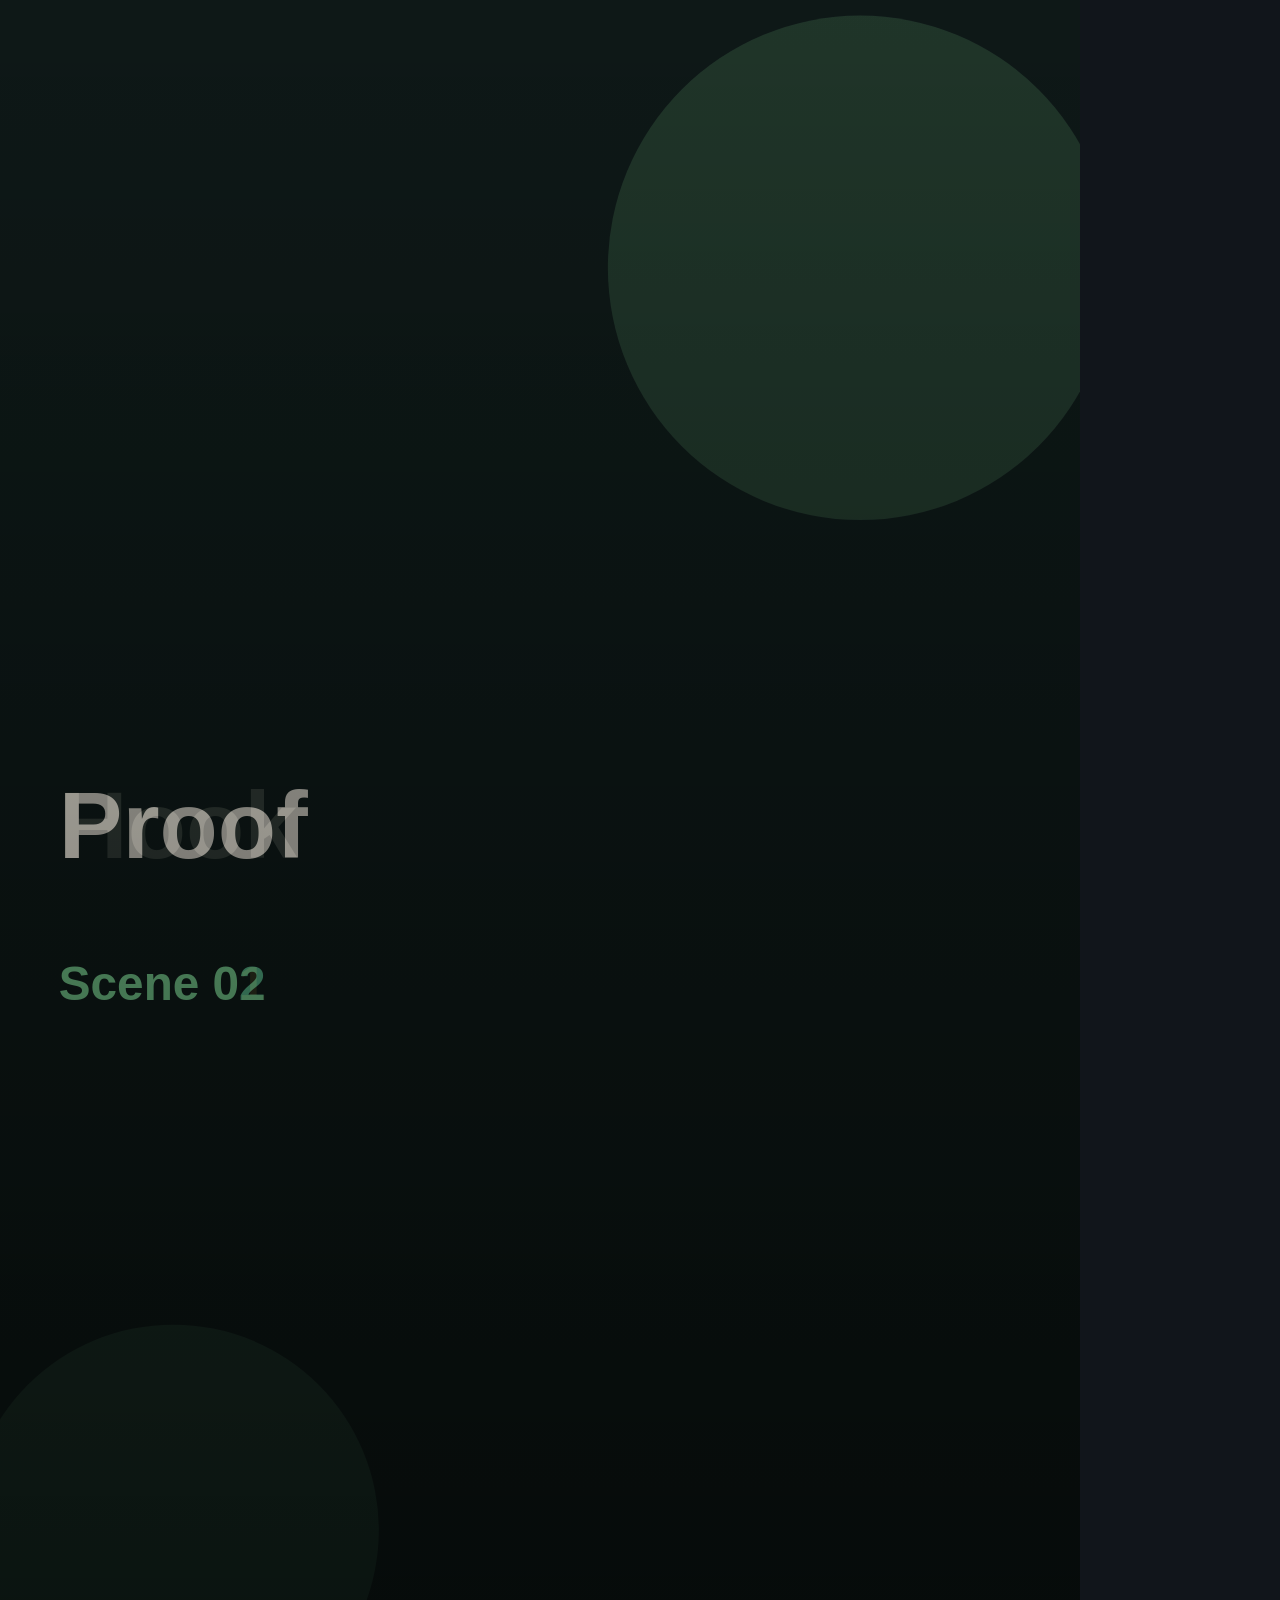
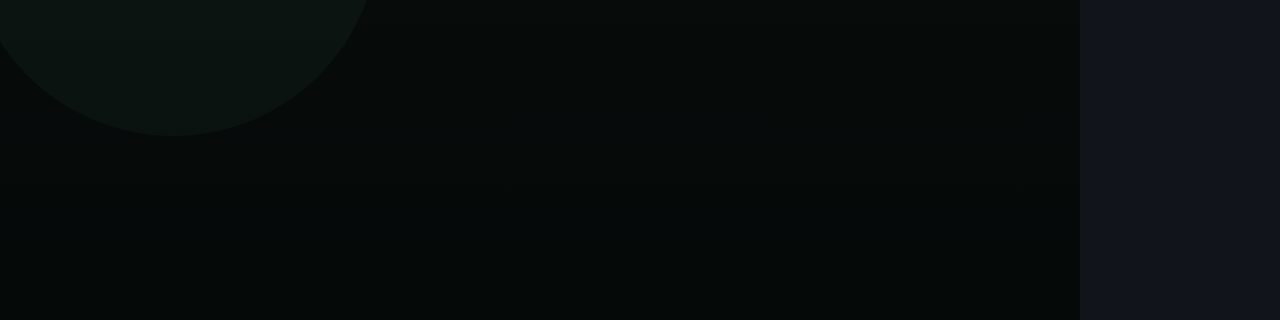
<file: bridge-jobs/20260628-054612-codex-ui-smoke/hyperframes/index.html>
<!doctype html>
<html lang="en">
<head>
  <meta charset="utf-8">
  <title>Codex UI Smoke</title>
  <style>
    body { margin: 0; background: #11151b; color: #f8f4e8; font-family: Arial, sans-serif; }
    [data-composition-id="root"] { position: relative; width: 1080px; height: 1920px; overflow: hidden; background: #11151b; }
    .clip { position: absolute; inset: 0; overflow: hidden; }
    .scene-image { position: absolute; inset: 0; width: 100%; height: 100%; object-fit: cover; filter: saturate(1.08) contrast(1.05); }
    .vignette { position: absolute; inset: 0; background: linear-gradient(180deg, rgba(0,0,0,.08), rgba(0,0,0,.62)); }
    .scene-copy { position: absolute; left: 72px; right: 72px; bottom: 118px; display: flex; flex-direction: column; gap: 18px; }
    .kicker { color: #f0c35a; font-size: 28px; font-weight: 800; text-transform: uppercase; }
    h1 { margin: 0; max-width: 920px; color: #fffaf0; font-size: 86px; line-height: 1.02; font-weight: 900; }
    p { margin: 0; max-width: 880px; color: #f1ead9; font-size: 36px; line-height: 1.24; font-weight: 700; }
  </style>
  <script src="https://cdn.jsdelivr.net/npm/gsap@3.14.2/dist/gsap.min.js"></script>
</head>
<body>
  <div data-composition-id="root" data-start="0" data-duration="6.400" data-width="1080" data-height="1920">
    
      <section id="scene-001" class="clip scene" data-start="0.000" data-duration="3.200" data-track-index="1">
        <img class="scene-image" src="assets/001-scene-01.svg" crossorigin="anonymous" alt="">
        <div class="vignette"></div>
        <div class="scene-copy">
          <div class="kicker">Scene 01 · zoom-in</div>
          <h1>Hook</h1>
          <p>Opening line</p>
        </div>
      </section>
      <section id="scene-002" class="clip scene" data-start="3.200" data-duration="3.200" data-track-index="1">
        <img class="scene-image" src="assets/002-scene-02.svg" crossorigin="anonymous" alt="">
        <div class="vignette"></div>
        <div class="scene-copy">
          <div class="kicker">Scene 02 · pan-left-right</div>
          <h1>Proof</h1>
          <p>Proof line</p>
        </div>
      </section>
    <script>
      window.__timelines = window.__timelines || {};
      const tl = gsap.timeline({ paused: true });
      
      tl.from("#scene-001 .scene-image", { scale: 1.06, opacity: 0.72, duration: 0.65, ease: "power2.out" }, 0.100);
      tl.from("#scene-001 .kicker", { y: 24, opacity: 0, duration: 0.45, ease: "expo.out" }, 0.250);
      tl.from("#scene-001 h1", { y: 38, opacity: 0, duration: 0.6, ease: "power3.out" }, 0.380);
      tl.from("#scene-001 p", { y: 28, opacity: 0, duration: 0.5, ease: "sine.out" }, 0.550);
      tl.from("#scene-002 .scene-image", { scale: 1.06, opacity: 0.72, duration: 0.65, ease: "power2.out" }, 3.300);
      tl.from("#scene-002 .kicker", { y: 24, opacity: 0, duration: 0.45, ease: "expo.out" }, 3.450);
      tl.from("#scene-002 h1", { y: 38, opacity: 0, duration: 0.6, ease: "power3.out" }, 3.580);
      tl.from("#scene-002 p", { y: 28, opacity: 0, duration: 0.5, ease: "sine.out" }, 3.750);
      window.__timelines["root"] = tl;
    </script>
  </div>
</body>
</html>
</file>
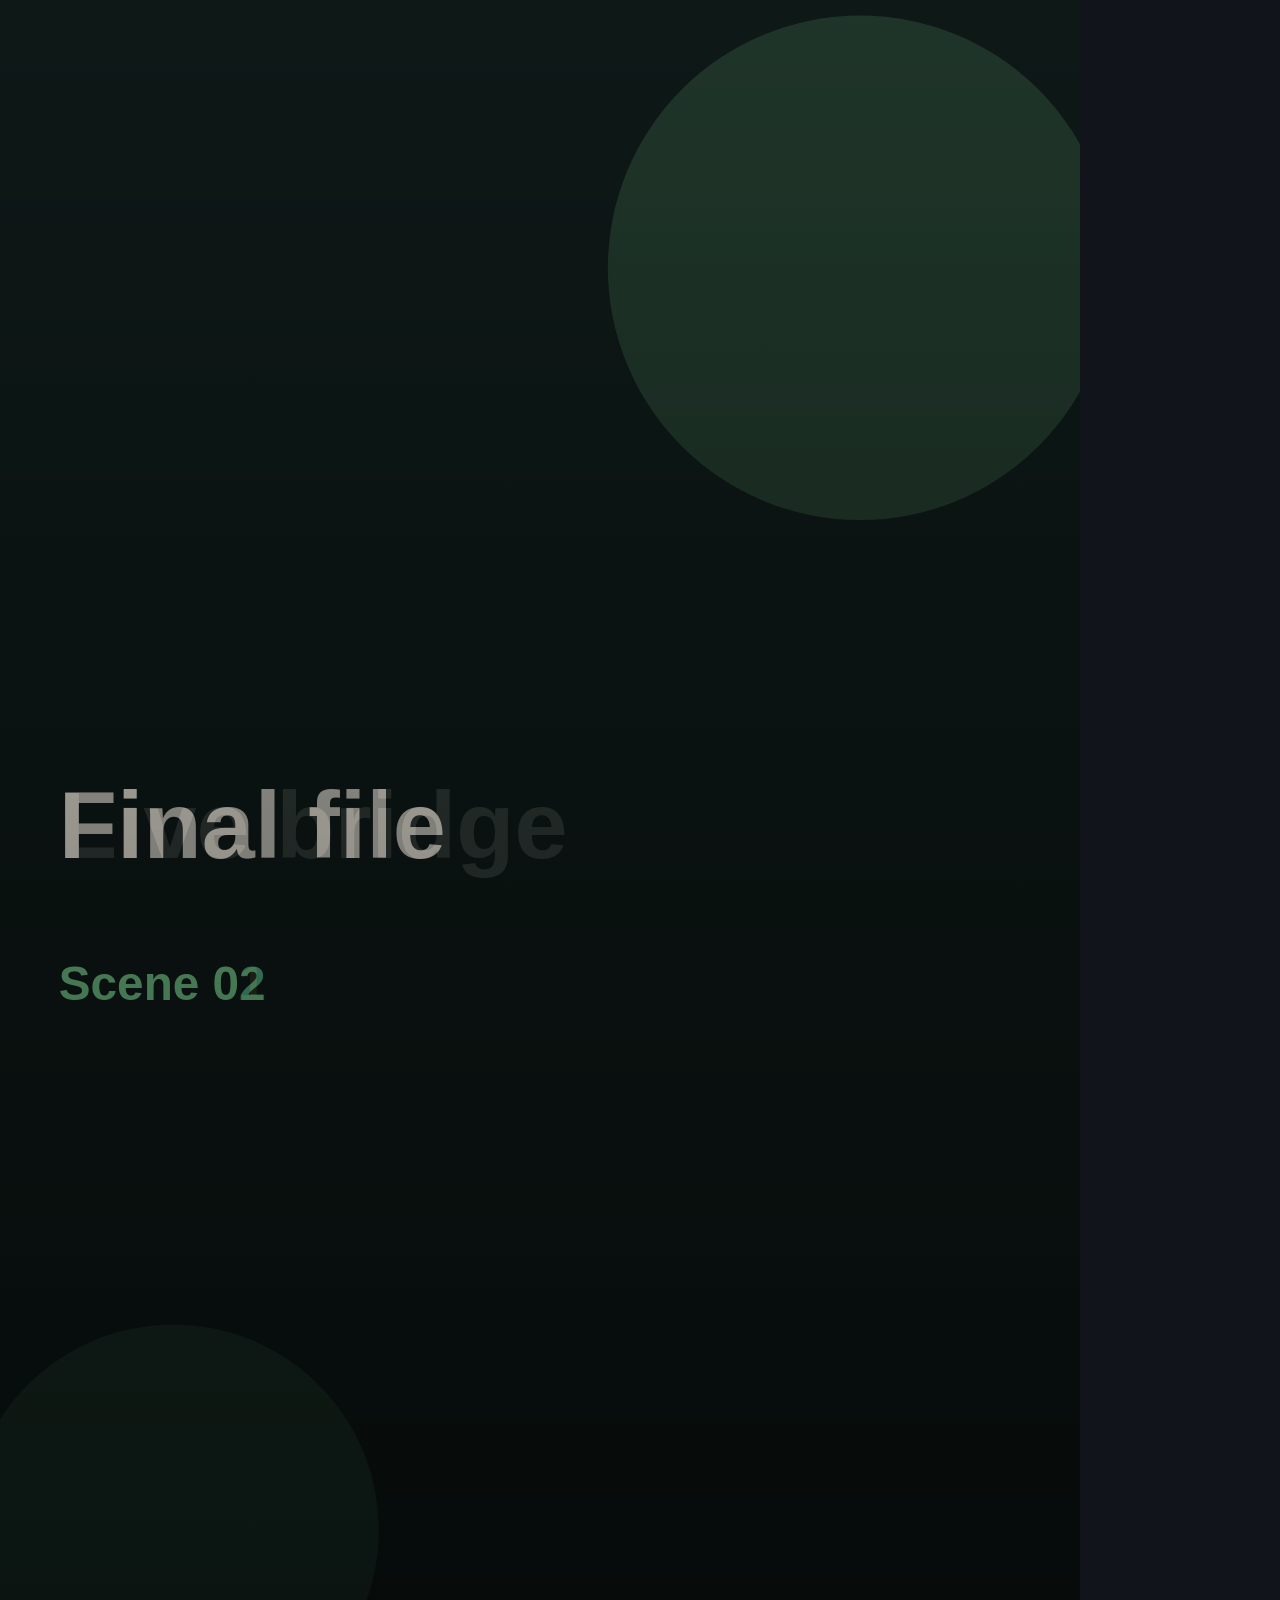
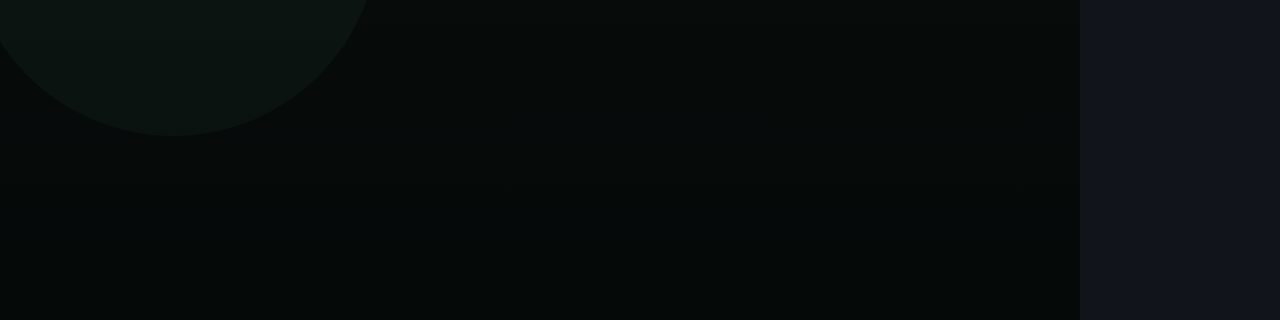
<file: bridge-jobs/20260628-060834-codex-live-render-smoke/hyperframes/index.html>
<!doctype html>
<html lang="en">
<head>
  <meta charset="utf-8">
  <title>Codex Live Render Smoke</title>
  <style>
    body { margin: 0; background: #11151b; color: #f8f4e8; font-family: Arial, sans-serif; }
    [data-composition-id="root"] { position: relative; width: 1080px; height: 1920px; overflow: hidden; background: #11151b; }
    .clip { position: absolute; inset: 0; overflow: hidden; }
    .scene-image { position: absolute; inset: 0; width: 100%; height: 100%; object-fit: cover; filter: saturate(1.08) contrast(1.05); }
    .vignette { position: absolute; inset: 0; background: linear-gradient(180deg, rgba(0,0,0,.08), rgba(0,0,0,.62)); }
    .scene-copy { position: absolute; left: 72px; right: 72px; bottom: 118px; display: flex; flex-direction: column; gap: 18px; }
    .kicker { color: #f0c35a; font-size: 28px; font-weight: 800; text-transform: uppercase; }
    h1 { margin: 0; max-width: 920px; color: #fffaf0; font-size: 86px; line-height: 1.02; font-weight: 900; }
    p { margin: 0; max-width: 880px; color: #f1ead9; font-size: 36px; line-height: 1.24; font-weight: 700; }
  </style>
  <script src="https://cdn.jsdelivr.net/npm/gsap@3.14.2/dist/gsap.min.js"></script>
</head>
<body>
  <div data-composition-id="root" data-start="0" data-duration="2.000" data-width="1080" data-height="1920">
    
      <section id="scene-001" class="clip scene" data-start="0.000" data-duration="1.000" data-track-index="1">
        <img class="scene-image" src="assets/001-scene-001.svg" crossorigin="anonymous" alt="">
        <div class="vignette"></div>
        <div class="scene-copy">
          <div class="kicker">Scene 01 · slow push in</div>
          <h1>Live bridge</h1>
          <p>The bridge is now rendering a real video.</p>
        </div>
      </section>
      <section id="scene-002" class="clip scene" data-start="1.000" data-duration="1.000" data-track-index="1">
        <img class="scene-image" src="assets/002-scene-002.svg" crossorigin="anonymous" alt="">
        <div class="vignette"></div>
        <div class="scene-copy">
          <div class="kicker">Scene 02 · slow zoom out</div>
          <h1>Final file</h1>
          <p>The output returns to the same job folder.</p>
        </div>
      </section>
    <script>
      window.__timelines = window.__timelines || {};
      const tl = gsap.timeline({ paused: true });
      
      tl.from("#scene-001 .scene-image", { scale: 1.06, opacity: 0.72, duration: 0.65, ease: "power2.out" }, 0.100);
      tl.from("#scene-001 .kicker", { y: 24, opacity: 0, duration: 0.45, ease: "expo.out" }, 0.250);
      tl.from("#scene-001 h1", { y: 38, opacity: 0, duration: 0.6, ease: "power3.out" }, 0.380);
      tl.from("#scene-001 p", { y: 28, opacity: 0, duration: 0.5, ease: "sine.out" }, 0.550);
      tl.from("#scene-002 .scene-image", { scale: 1.06, opacity: 0.72, duration: 0.65, ease: "power2.out" }, 1.100);
      tl.from("#scene-002 .kicker", { y: 24, opacity: 0, duration: 0.45, ease: "expo.out" }, 1.250);
      tl.from("#scene-002 h1", { y: 38, opacity: 0, duration: 0.6, ease: "power3.out" }, 1.380);
      tl.from("#scene-002 p", { y: 28, opacity: 0, duration: 0.5, ease: "sine.out" }, 1.550);
      window.__timelines["root"] = tl;
    </script>
  </div>
</body>
</html>
</file>
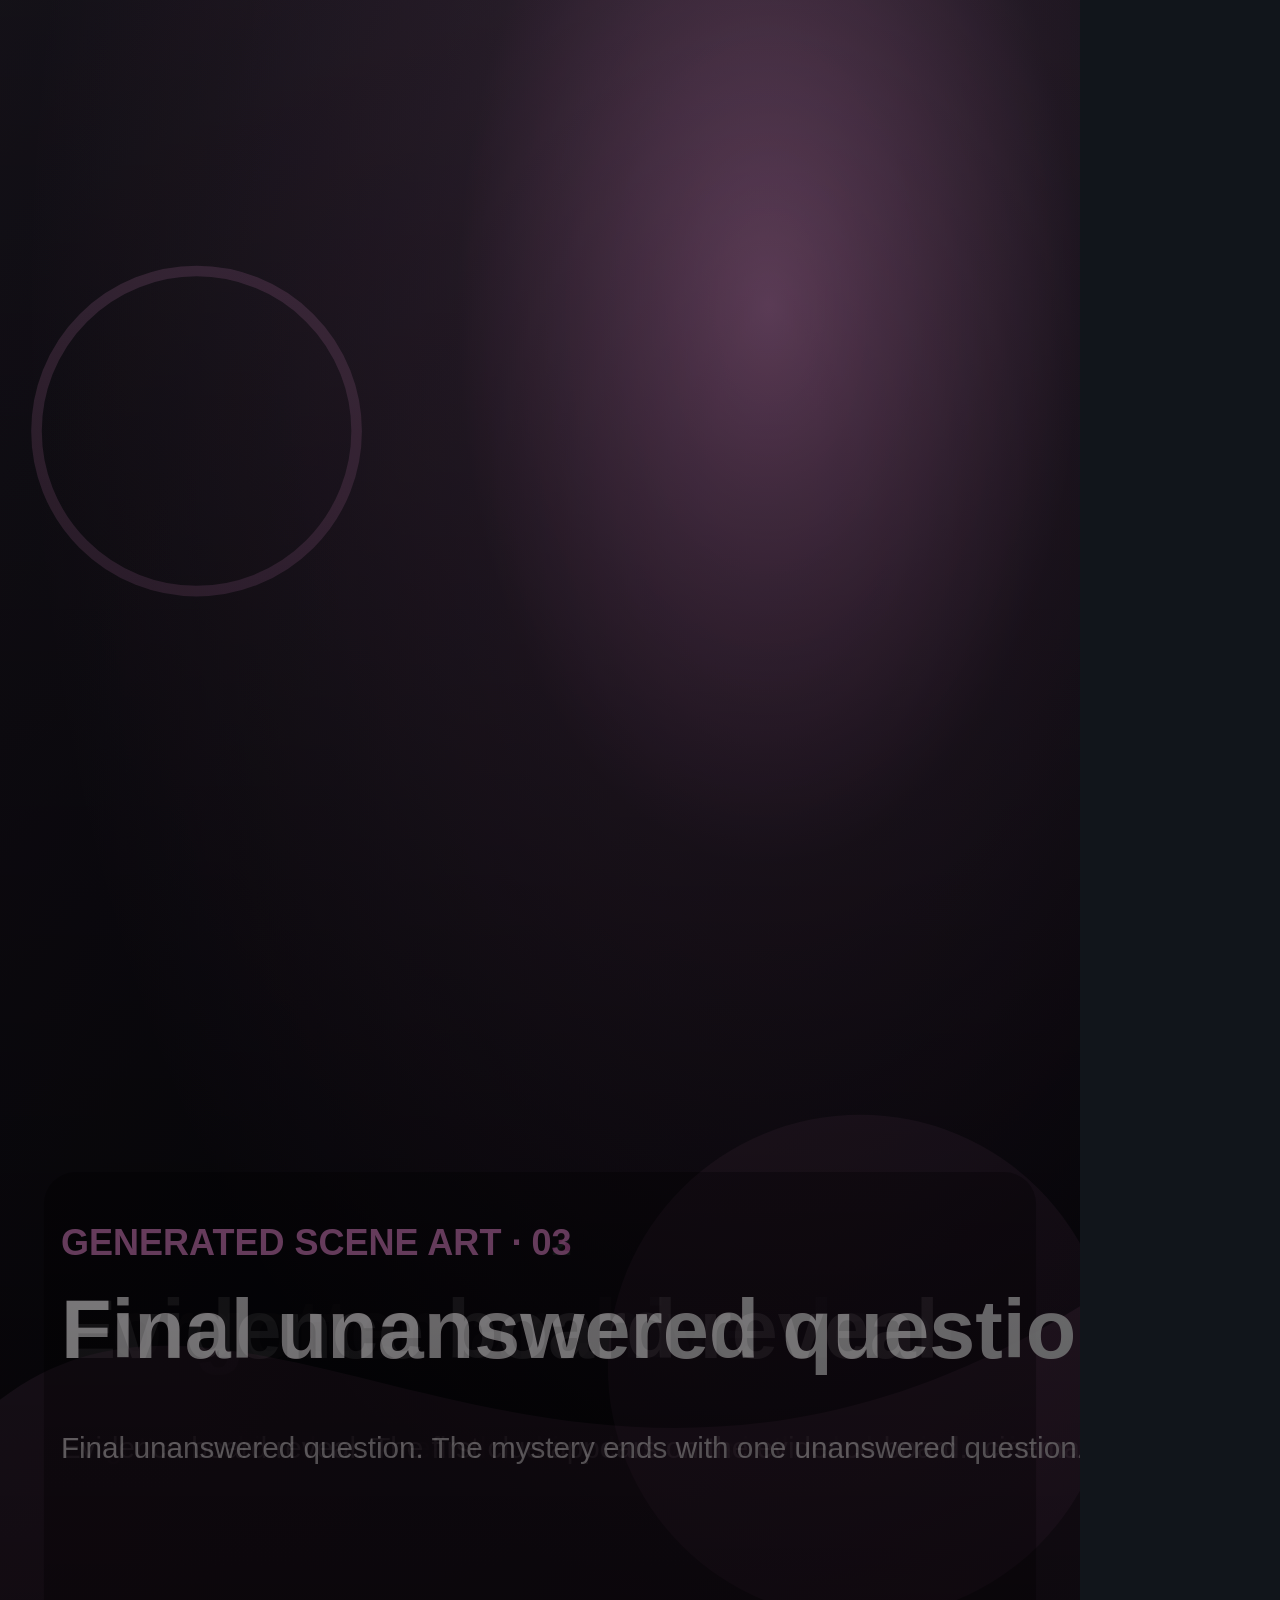
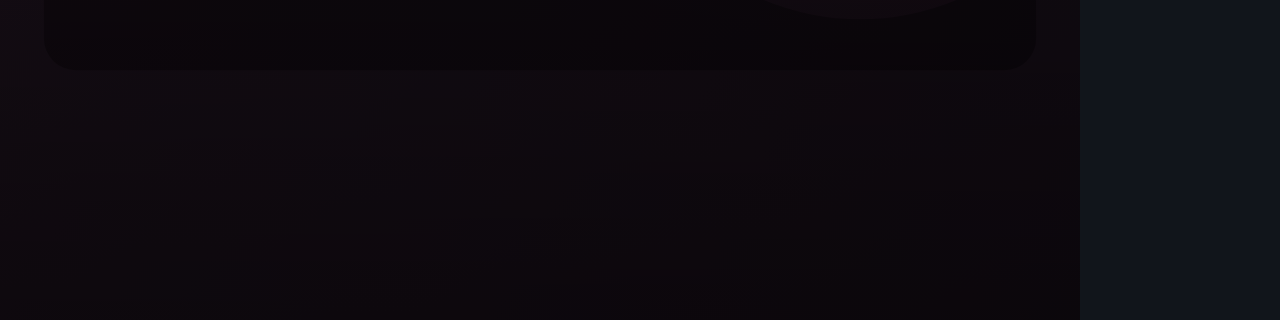
<file: bridge-jobs/20260628-074528-generated-assets-hyperframes-proof/hyperframes/index.html>
<!doctype html>
<html lang="en">
<head>
  <meta charset="utf-8">
  <title>Generated Assets HyperFrames Proof</title>
  <style>
    body { margin: 0; background: #11151b; color: #f8f4e8; font-family: Arial, sans-serif; }
    [data-composition-id="root"] { position: relative; width: 1080px; height: 1920px; overflow: hidden; background: #11151b; }
    .clip { position: absolute; inset: 0; overflow: hidden; }
    .scene-image { position: absolute; inset: 0; width: 100%; height: 100%; object-fit: cover; filter: saturate(1.08) contrast(1.05); }
    .vignette { position: absolute; inset: 0; background: linear-gradient(180deg, rgba(0,0,0,.08), rgba(0,0,0,.62)); }
    .scene-copy { position: absolute; left: 72px; right: 72px; bottom: 118px; display: flex; flex-direction: column; gap: 18px; }
    .kicker { color: #f0c35a; font-size: 28px; font-weight: 800; text-transform: uppercase; }
    h1 { margin: 0; max-width: 920px; color: #fffaf0; font-size: 86px; line-height: 1.02; font-weight: 900; }
    p { margin: 0; max-width: 880px; color: #f1ead9; font-size: 36px; line-height: 1.24; font-weight: 700; }
  </style>
  <script src="https://cdn.jsdelivr.net/npm/gsap@3.14.2/dist/gsap.min.js"></script>
</head>
<body>
  <div data-composition-id="root" data-start="0" data-duration="6.000" data-width="1080" data-height="1920">
    
      <section id="scene-001" class="clip scene" data-start="0.000" data-duration="2.000" data-track-index="1">
        <img class="scene-image" src="assets/001-scene-001.svg" crossorigin="anonymous" alt="">
        <div class="vignette"></div>
        <div class="scene-copy">
          <div class="kicker">Scene 01 · slow push in</div>
          <h1>Forgotten archive door</h1>
          <p>A sealed archive door waits in the dark.</p>
        </div>
      </section>
      <section id="scene-002" class="clip scene" data-start="2.000" data-duration="2.000" data-track-index="1">
        <img class="scene-image" src="assets/002-scene-002.svg" crossorigin="anonymous" alt="">
        <div class="vignette"></div>
        <div class="scene-copy">
          <div class="kicker">Scene 02 · slow pan right</div>
          <h1>Evidence board reveal</h1>
          <p>The first clue appears on the evidence board.</p>
        </div>
      </section>
      <section id="scene-003" class="clip scene" data-start="4.000" data-duration="2.000" data-track-index="1">
        <img class="scene-image" src="assets/003-scene-003.svg" crossorigin="anonymous" alt="">
        <div class="vignette"></div>
        <div class="scene-copy">
          <div class="kicker">Scene 03 · slow drift</div>
          <h1>Final unanswered question</h1>
          <p>The mystery ends with one unanswered question.</p>
        </div>
      </section>
    <script>
      window.__timelines = window.__timelines || {};
      const tl = gsap.timeline({ paused: true });
      
      tl.from("#scene-001 .scene-image", { scale: 1.06, opacity: 0.72, duration: 0.65, ease: "power2.out" }, 0.100);
      tl.from("#scene-001 .kicker", { y: 24, opacity: 0, duration: 0.45, ease: "expo.out" }, 0.250);
      tl.from("#scene-001 h1", { y: 38, opacity: 0, duration: 0.6, ease: "power3.out" }, 0.380);
      tl.from("#scene-001 p", { y: 28, opacity: 0, duration: 0.5, ease: "sine.out" }, 0.550);
      tl.from("#scene-002 .scene-image", { scale: 1.06, opacity: 0.72, duration: 0.65, ease: "power2.out" }, 2.100);
      tl.from("#scene-002 .kicker", { y: 24, opacity: 0, duration: 0.45, ease: "expo.out" }, 2.250);
      tl.from("#scene-002 h1", { y: 38, opacity: 0, duration: 0.6, ease: "power3.out" }, 2.380);
      tl.from("#scene-002 p", { y: 28, opacity: 0, duration: 0.5, ease: "sine.out" }, 2.550);
      tl.from("#scene-003 .scene-image", { scale: 1.06, opacity: 0.72, duration: 0.65, ease: "power2.out" }, 4.100);
      tl.from("#scene-003 .kicker", { y: 24, opacity: 0, duration: 0.45, ease: "expo.out" }, 4.250);
      tl.from("#scene-003 h1", { y: 38, opacity: 0, duration: 0.6, ease: "power3.out" }, 4.380);
      tl.from("#scene-003 p", { y: 28, opacity: 0, duration: 0.5, ease: "sine.out" }, 4.550);
      window.__timelines["root"] = tl;
    </script>
  </div>
</body>
</html>
</file>
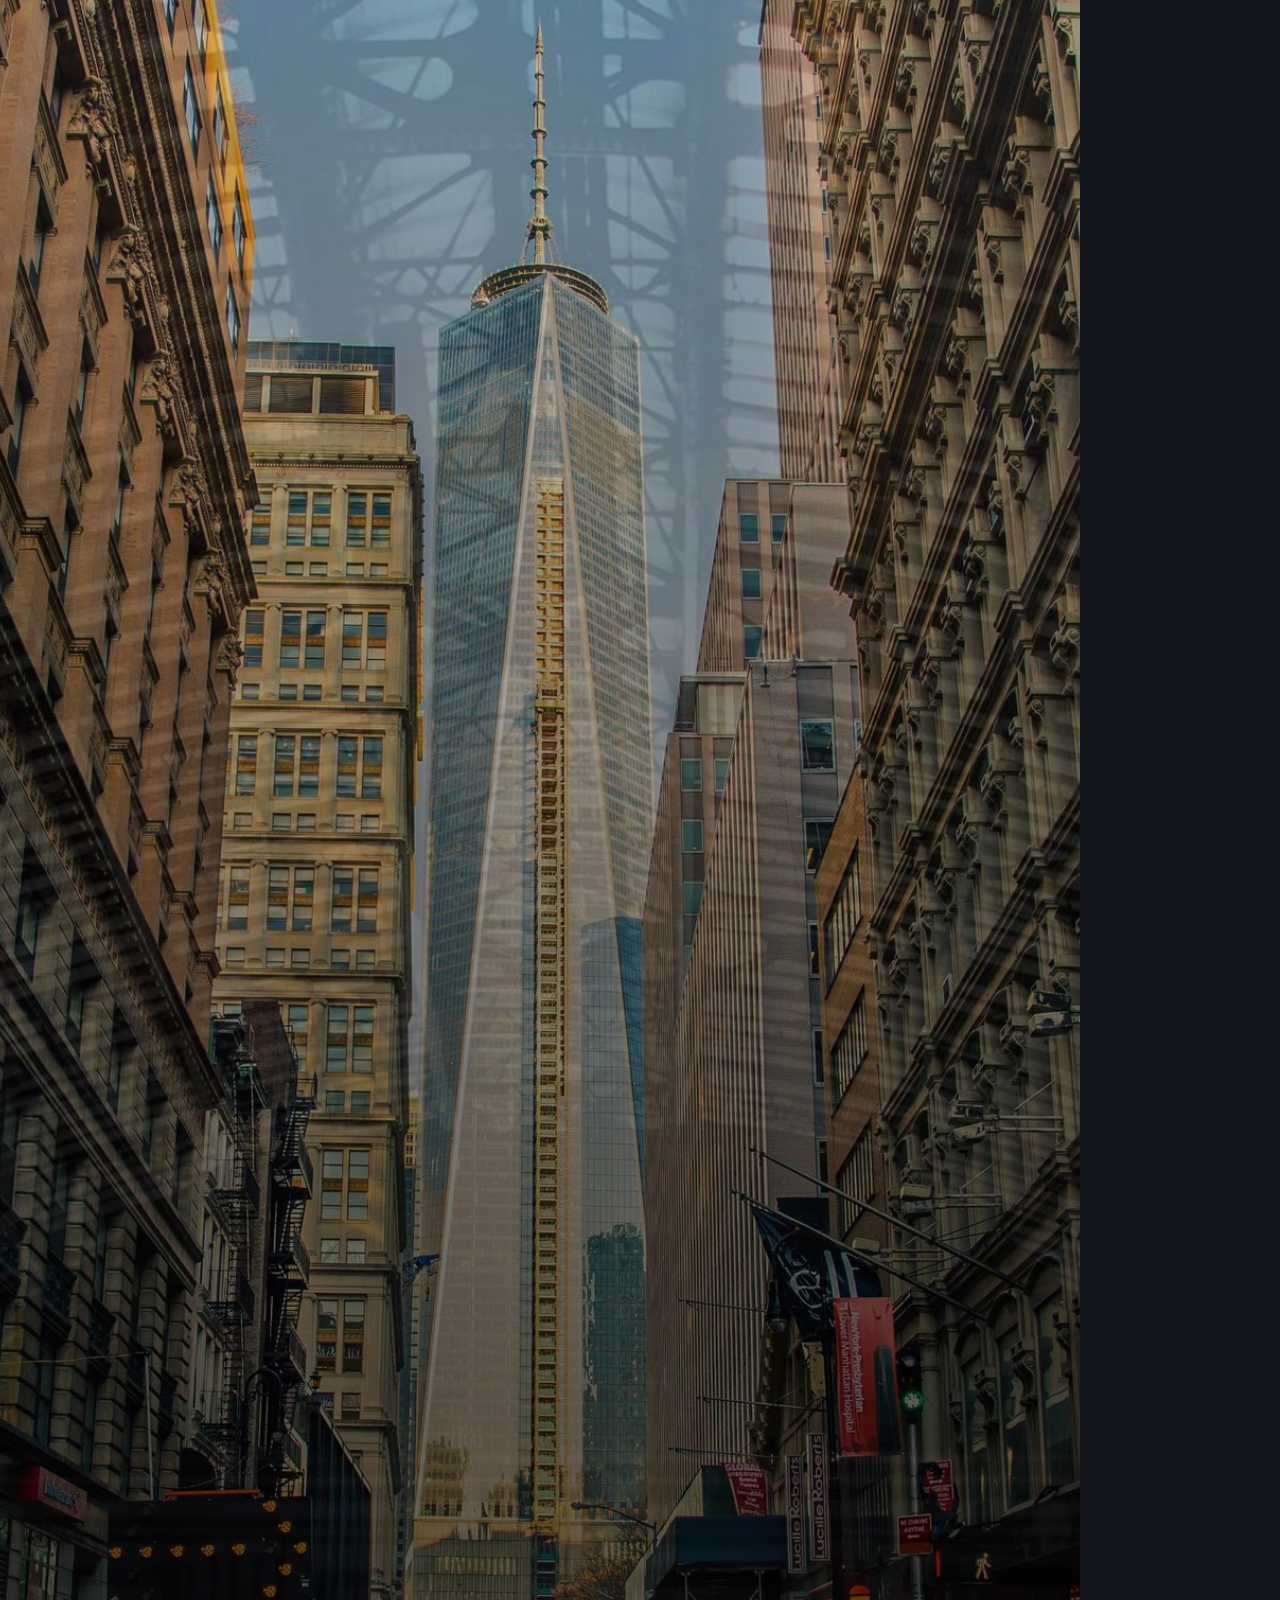
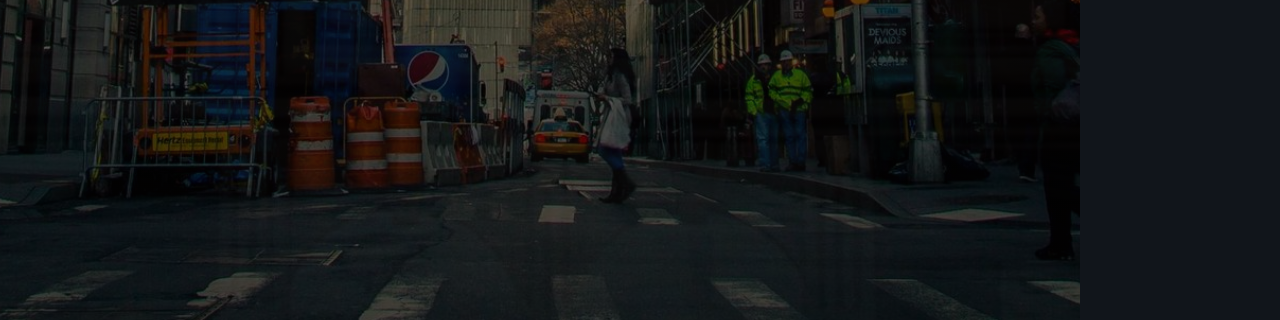
<file: bridge-jobs/20260628-142850-real-image-e2e-proof/hyperframes/index.html>
<!doctype html>
<html lang="en">
<head>
  <meta charset="utf-8">
  <title>Real Image End To End Proof</title>
  <style>
    body { margin: 0; background: #11151b; color: #f8f4e8; font-family: Arial, sans-serif; }
    [data-composition-id="root"] { position: relative; width: 1080px; height: 1920px; overflow: hidden; background: #11151b; }
    .clip { position: absolute; inset: 0; overflow: hidden; }
    .scene-image { position: absolute; inset: 0; width: 100%; height: 100%; object-fit: cover; filter: saturate(1.08) contrast(1.05); }
    .vignette { position: absolute; inset: 0; background: linear-gradient(180deg, rgba(0,0,0,.08), rgba(0,0,0,.62)); }
    .scene-copy { position: absolute; left: 72px; right: 72px; bottom: 118px; display: flex; flex-direction: column; gap: 18px; }
    .kicker { color: #f0c35a; font-size: 28px; font-weight: 800; text-transform: uppercase; }
    h1 { margin: 0; max-width: 920px; color: #fffaf0; font-size: 86px; line-height: 1.02; font-weight: 900; }
    p { margin: 0; max-width: 880px; color: #f1ead9; font-size: 36px; line-height: 1.24; font-weight: 700; }
  </style>
  <script src="https://cdn.jsdelivr.net/npm/gsap@3.14.2/dist/gsap.min.js"></script>
</head>
<body>
  <div data-composition-id="root" data-start="0" data-duration="7.000" data-width="1080" data-height="1920">
    
      <section id="scene-001" class="clip scene" data-start="0.000" data-duration="2.200" data-track-index="1">
        <img class="scene-image" src="assets/001-scene-001.jpg" crossorigin="anonymous" alt="">
        <div class="vignette"></div>
        <div class="scene-copy">
          <div class="kicker">Scene 01 · slow push in</div>
          <h1>A forgotten archive opens</h1>
          <p>A forgotten archive opens after decades in the dark.</p>
        </div>
      </section>
      <section id="scene-002" class="clip scene" data-start="2.200" data-duration="2.400" data-track-index="1">
        <img class="scene-image" src="assets/002-scene-002.jpg" crossorigin="anonymous" alt="">
        <div class="vignette"></div>
        <div class="scene-copy">
          <div class="kicker">Scene 02 · slow pan right</div>
          <h1>The evidence board lights up</h1>
          <p>One clue on the board connects the story to a hidden experiment.</p>
        </div>
      </section>
      <section id="scene-003" class="clip scene" data-start="4.600" data-duration="2.400" data-track-index="1">
        <img class="scene-image" src="assets/003-scene-003.jpg" crossorigin="anonymous" alt="">
        <div class="vignette"></div>
        <div class="scene-copy">
          <div class="kicker">Scene 03 · slow drift</div>
          <h1>The unanswered question remains</h1>
          <p>And at the end, one question refuses to disappear.</p>
        </div>
      </section>
    <script>
      window.__timelines = window.__timelines || {};
      const tl = gsap.timeline({ paused: true });
      
      tl.from("#scene-001 .scene-image", { scale: 1.06, opacity: 0.72, duration: 0.65, ease: "power2.out" }, 0.100);
      tl.from("#scene-001 .kicker", { y: 24, opacity: 0, duration: 0.45, ease: "expo.out" }, 0.250);
      tl.from("#scene-001 h1", { y: 38, opacity: 0, duration: 0.6, ease: "power3.out" }, 0.380);
      tl.from("#scene-001 p", { y: 28, opacity: 0, duration: 0.5, ease: "sine.out" }, 0.550);
      tl.from("#scene-002 .scene-image", { scale: 1.06, opacity: 0.72, duration: 0.65, ease: "power2.out" }, 2.300);
      tl.from("#scene-002 .kicker", { y: 24, opacity: 0, duration: 0.45, ease: "expo.out" }, 2.450);
      tl.from("#scene-002 h1", { y: 38, opacity: 0, duration: 0.6, ease: "power3.out" }, 2.580);
      tl.from("#scene-002 p", { y: 28, opacity: 0, duration: 0.5, ease: "sine.out" }, 2.750);
      tl.from("#scene-003 .scene-image", { scale: 1.06, opacity: 0.72, duration: 0.65, ease: "power2.out" }, 4.700);
      tl.from("#scene-003 .kicker", { y: 24, opacity: 0, duration: 0.45, ease: "expo.out" }, 4.850);
      tl.from("#scene-003 h1", { y: 38, opacity: 0, duration: 0.6, ease: "power3.out" }, 4.980);
      tl.from("#scene-003 p", { y: 28, opacity: 0, duration: 0.5, ease: "sine.out" }, 5.150);
      window.__timelines["root"] = tl;
    </script>
  </div>
</body>
</html>
</file>
